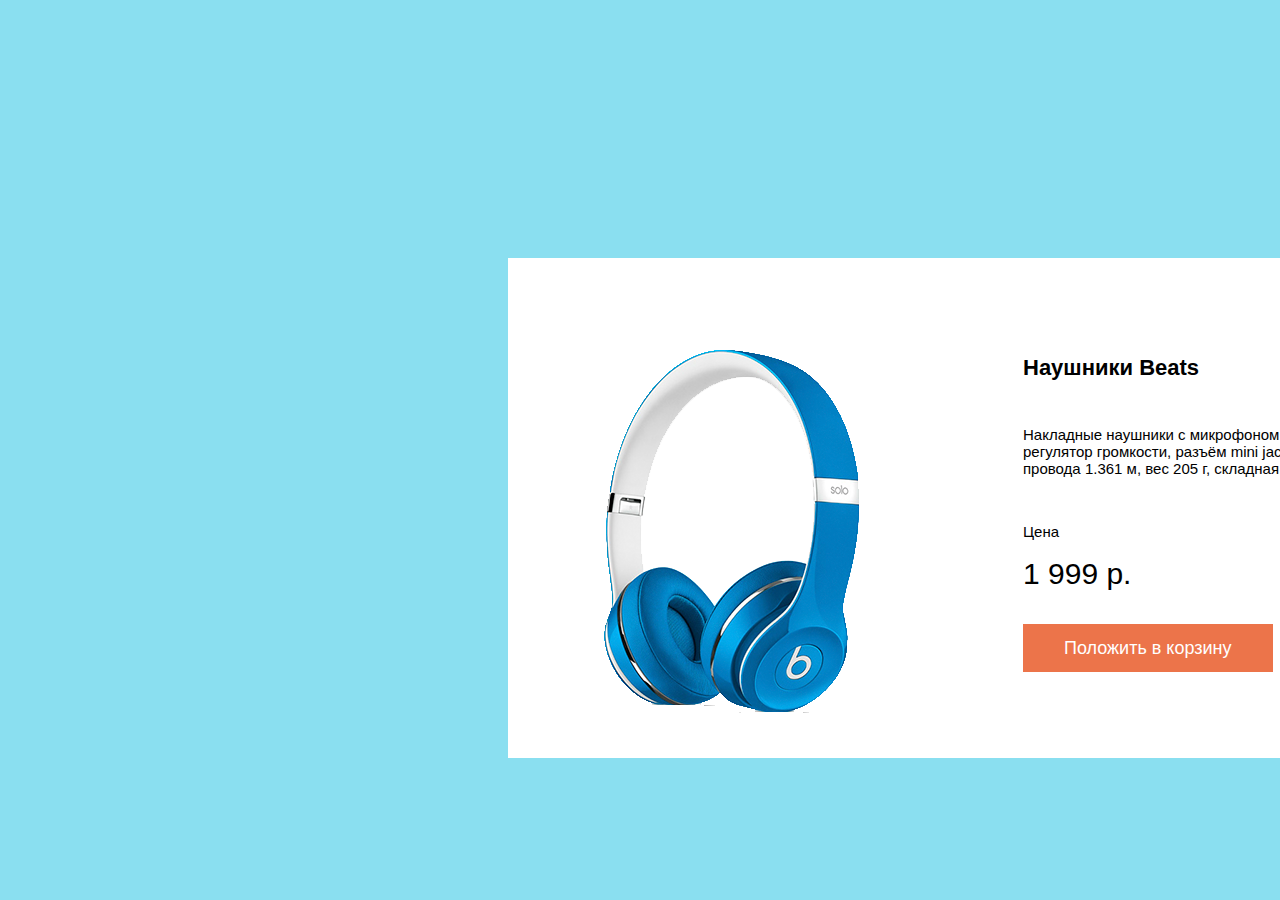
<file: makets/maket1/index.html>
<!DOCTYPE html>
<html lang="ru">
    <head>
        <meta charset="UTF-8">
        <meta http-equiv="X-UA-Compatible" content="IE=edge">
        <meta name="viewport" content="width=device-width, initial-scale=1.0">
        <link rel="stylesheet" href="style.css">
        <title>Наушники Beats</title>
    </head>

    <body>
    <div class="content">
        <div class="headphones">
            <img src="beats.png" alt="" class="headphones-img">
        </div>

        <div class="headphones-info">
            <div class="text-group">
                <h1 class="headphones-header">Наушники Beats</h1>
                <div class="text">Накладные наушники с микрофоном, поддержка iPhone,<br> 
                    регулятор громкости, разъём mini jack 3.5 mm, длина<br> 
                    провода 1.361 м, вес 205 г, складная конструкция</div>
                <div class="price-text">
                    Цена
                </div>
            </div>
            <div class="price">
                1 999 р.
            </div>

            
            <a class="button" href="">Положить в корзину</a>
            
        </div>
    </div>    
    </body>
</html>
</file>
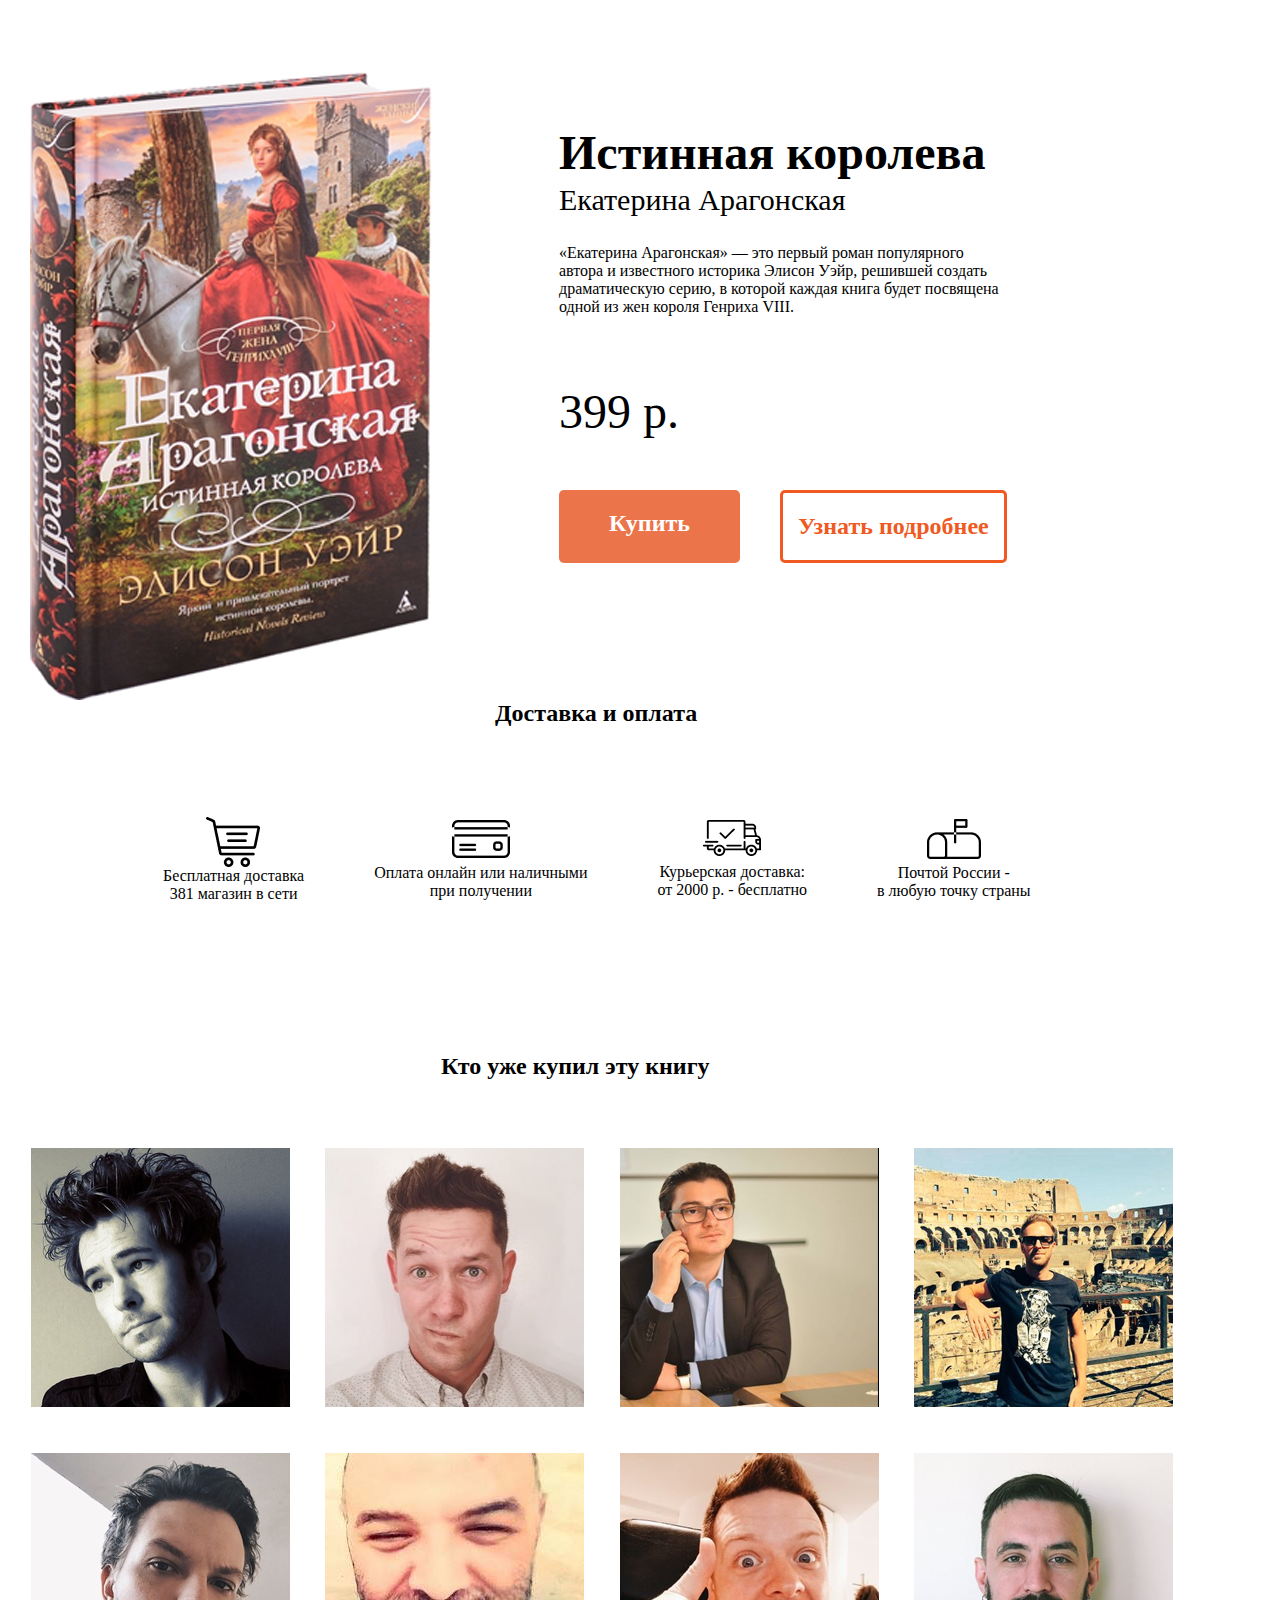
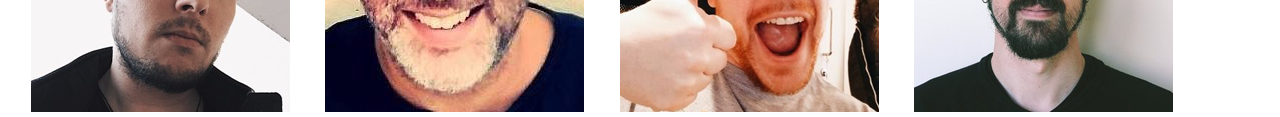
<file: makets/maket2/index.html>
<!DOCTYPE html>
<html lang="ru">
<head>
    <meta charset="UTF-8">
    <meta http-equiv="X-UA-Compatible" content="IE=edge">
    <meta name="viewport" content="width=device-width, initial-scale=1.0">
    <meta name="keywords" content="книга, роман, Арагонская">
    <meta name="description" content="«Екатерина Арагонская» — это первый роман популярного автора и известного историка Элисон Уэйр, решившей создать драматическую серию, в которой каждая книга будет посвящена одной из жен короля Генриха VIII.">
    <link rel="stylesheet" href="style/style.css">
    <title>Книга - истинная королева</title>
</head>
<body>
    <div class="main-content">
        <div class="book-content">
            <img class="book-cover-img" src="images/Фото книги 1.png" alt="Здесь обложка книги">
            <div class="book-info">
                <h1>Истинная королева</h1>
                <h2>Екатерина Арагонская</h2>
                <p class="book-text">
                    «Екатерина Арагонская» — это первый роман популярного<br>
                    автора и известного историка Элисон Уэйр, решившей создать<br>
                    драматическую серию, в которой каждая книга будет посвящена<br>
                    одной из жен короля Генриха VIII.
                </p>
                <p class="price">399 р.</p>
                <div class="buttons">
                    <a class="buy-button" href="">Купить</a>
                    <a class="about-button" href="">Узнать подробнее</a>
                </div>
            </div>
        </div>
        <div class="services">
            <h2>Доставка и оплата</h2>
            <div class="services-list">
                <div class="ser-item">
                    <img src="icons/icon_cart.png" alt="иконка тележки">
                    <p>Бесплатная доставка<br>
                        381 магазин в сети</p>
                </div>
                <div class="ser-item">
                    <img src="icons/icon_card.png" alt="иконка банковской карты">
                    <p>Оплата онлайн или наличными<br> при получении</p>
                </div>
                <div class="ser-item">
                    <img src="icons/icon_car.png" alt="иконка грузовика">
                    <p>Курьерская доставка:<br> от 2000 р. - бесплатно</p>
                </div>
                <div class="ser-item">
                    <img src="icons/icon_post.png" alt="иконка почтового ящика">
                    <p>Почтой России -<br> в любую точку страны</p>
                </div>
            </div>
        </div>        
    </div>
    <div class="buyers-and-head">
        <h2 class="buyers-header">Кто уже купил эту книгу</h2>
            <div class="book-buyers">        
                    <div class="buyer-item">
                        <img src="images/book_buyers/1 1.png">
                    </div class="buyer-item">        
                    <div class="buyer-item">
                        <img src="images/book_buyers/1 2.png">
                    </div class="buyer-item">
                    <div class="buyer-item">
                        <img src="images/book_buyers/1 3.png">
                    </div class="buyer-item">
                    <div class="buyer-item">
                        <img src="images/book_buyers/1 4.png">
                    </div class="buyer-item">
                    <div class="buyer-item">
                        <img src="images/book_buyers/2 1.png">
                    </div class="buyer-item">
                    <div class="buyer-item">
                        <img src="images/book_buyers/2 2.png">
                    </div class="buyer-item">
                    <div class="buyer-item">
                        <img src="images/book_buyers/2 3.png">
                    </div class="buyer-item">
                    <div class="buyer-item">
                        <img src="images/book_buyers/2 4.png">
                    </div class="buyer-item">
            </div>
    </div>
</body>
</html>
</file>
<file: makets/maket1/style.css>
body{
    background-color: rgb(138, 223, 240);
    font-family: 'Arial';
    font-style:normal;
    font-weight: 400;
}

.content{
    width: 1000px;
    height: 500px;
    position: absolute;
    transform: translate(50%,50%);
    background-color: #fff;
    display: flex;
}

.headphones-img{
    width: 376px;
    height: 375px;
    margin-right: 102px;
    margin-top: 86px;
    margin-left: 37px;
    margin-bottom: 39px;
}

.headphones-header{
    width: 177px;
    height: 25px;
    font-weight: 700;
    font-size: 22px;
    line-height: 25px;
    color: black;
    margin-top: 97px;
    margin-bottom: 46px;
}

.text{
    width: 400px;
    height: 51px;
    font-size: 15px;
    line-height: 17px;
    color:black;
    margin-bottom: 46px;
    margin-right: 85px;
}

.price-text{
    font-size: 15px;
    line-height: 17px;
    color:black;
    margin-bottom: 17px;
}

.price{
    font-size: 30px;
    line-height: 34px;
    margin-bottom: 47px;
}

.button{
    background-color: #EC744A;
    color:#fff;
    text-decoration: none;
    padding: 14px 41px;
    transition: background-color 0.2s linear;
    font-size: 18px;
    line-height: 21px;
    text-align: center;
}

.button:hover{
    background-color: #d36409d6;
}
</file>
<file: makets/maket2/style/style.css>
*{
    margin:0;
    padding: 0;
    font-family: 'Tahoma';
}

body{
    width: 1366px;
    height: auto;
    position: absolute;
    left: 50%;
    transform: translateX(-50%);
}
.book-content{
    display: flex;
    
}

.book-cover-img{
    margin-top: 70px;
    margin-left: 73px;
    margin-right: 125px;
    width: 404px;
    height: 630px;
}
h1{
    margin-top: 124px;     
    font-style: normal;
    font-weight: 700;
    font-size: 48px;
    line-height: 58px;
}
div[class="book-info"] > h2{
    font-weight: 400;
    font-size: 30px;
    line-height: 36px;
    margin-bottom: 25.5px;
}
.book-text{
    margin-right: 208px;
    margin-bottom: 68px;
}
.price{
    font-weight: 400;
    font-size: 48px;
    margin-bottom: 51.5px;
}

.buttons{
    display: inline-flex;
}

.buy-button{
    background-color: #EC744A;
    color:#fff;
    text-decoration: none;
    transition: background-color 0.2s linear;

    font-size: 24px;
    line-height: 27px;
    font-weight: 700;
    text-align: center;

    border-radius: 5px;

    padding: 20px 50px 0px 50px;
    margin-right: 40px;
}

.buy-button:hover,
.about-button:hover {
    background-color: #d36409d6;
    color:white;
}

.about-button{
    border: 3px solid #f05a22;
    background: rgba(0, 0, 0, 0.0001);

    text-decoration: none;
    font-weight: 700;
    font-size: 24px;
    line-height: 27px;

    border-radius: 5px;
    text-align: center;
    color: #F05A22;


    transition: background-color 0.2s linear;
    transition: color 0.2s linear;
    padding: 19.5px 15px 20.5px 15px;
}



div[class="services"] > h2{
    margin-left: 538px;
    margin-bottom: 89.5px;
}

.services{
    margin-bottom: 150px;
}

.services-list{
    display: flex;
    margin-left: 136px;
    margin-right: 213px;
}

.ser-item{
    text-align: center;
    padding-left: 70px;
    display: flex;
    flex-direction: column;
    align-items: center;
    justify-content: space-around;

}

.buyers-and-head{
    display: flex;
    flex-direction: column;

}

.buyers-header{
    margin-left: 484px;
    margin-right: 469px;
    padding-bottom: 67.5px;
}

.book-buyers{
    margin-left: 73px;
    max-width: 1137px;
    max-height: 659px;
    display: grid;
    grid-column-gap: 40px;
    grid-row-gap: 40px;
    grid-template-columns: repeat(auto-fit, minmax(200px, 1fr));
}
</file>
